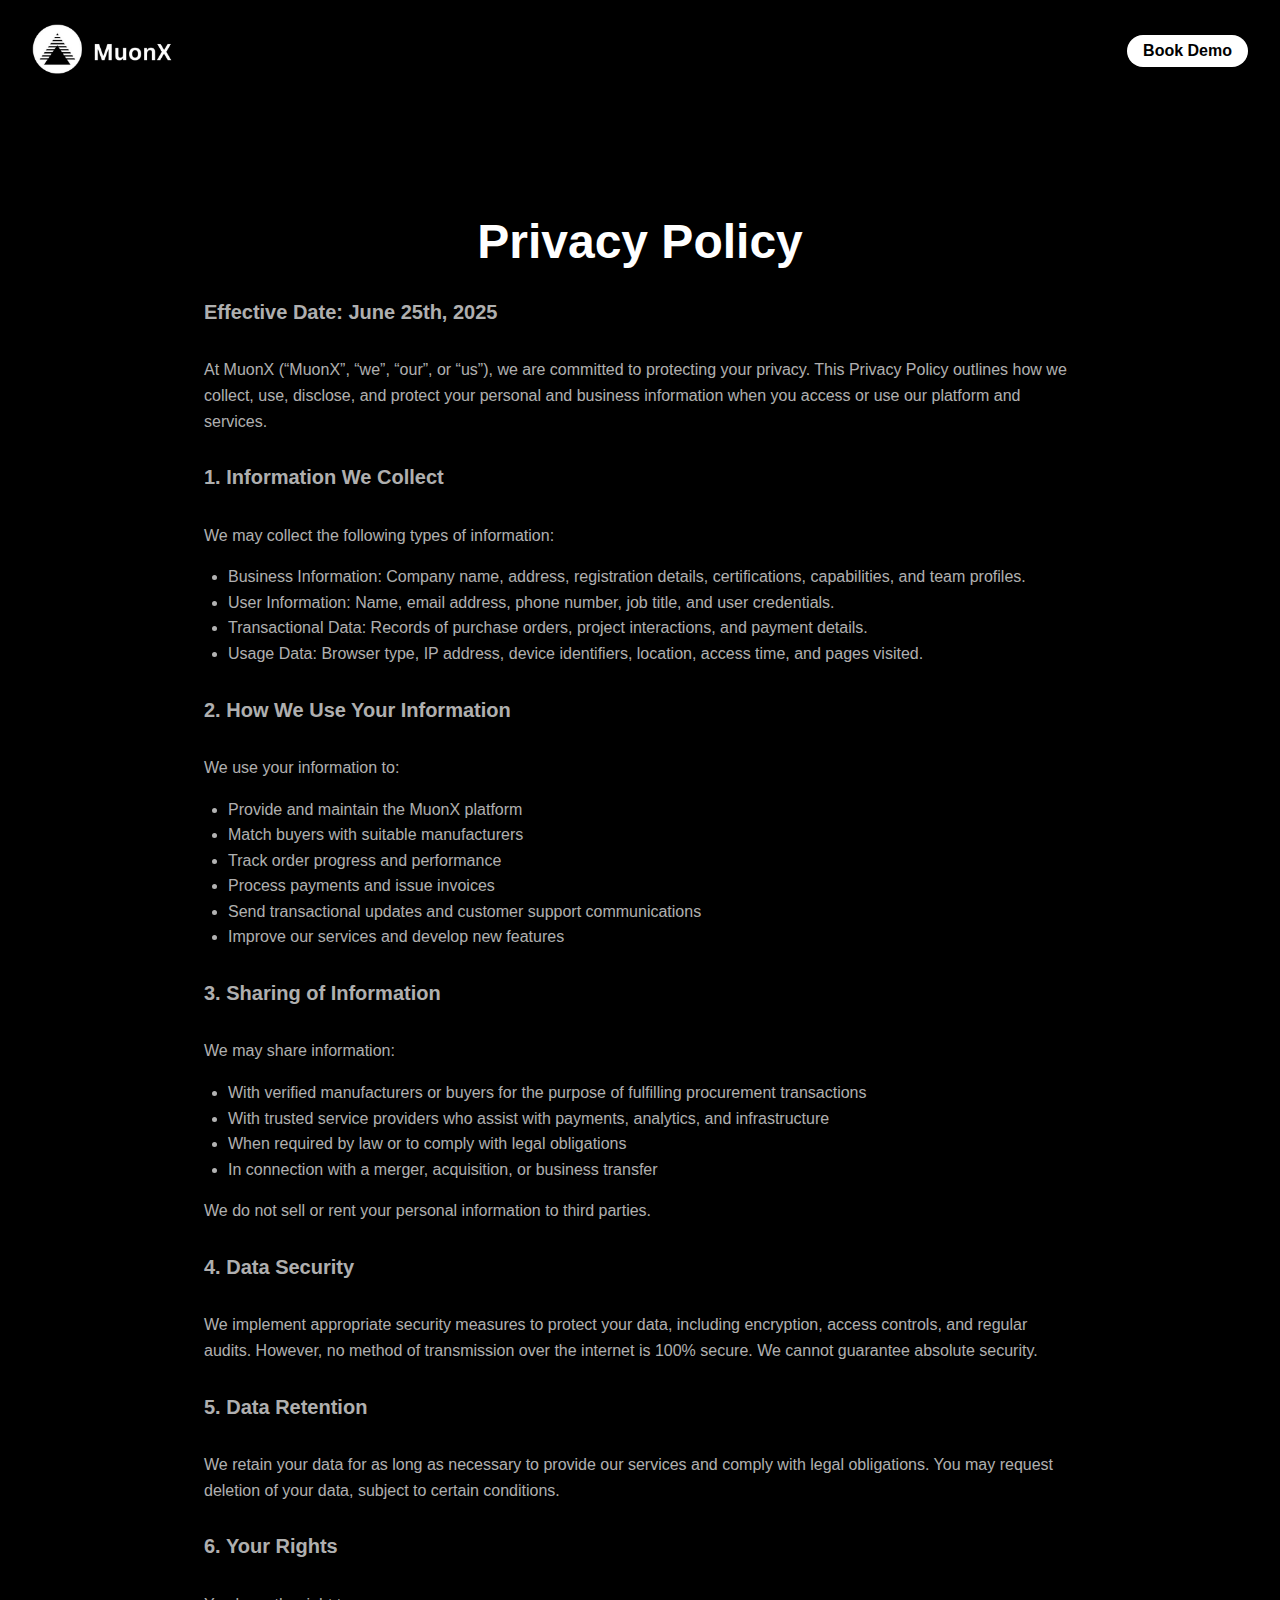
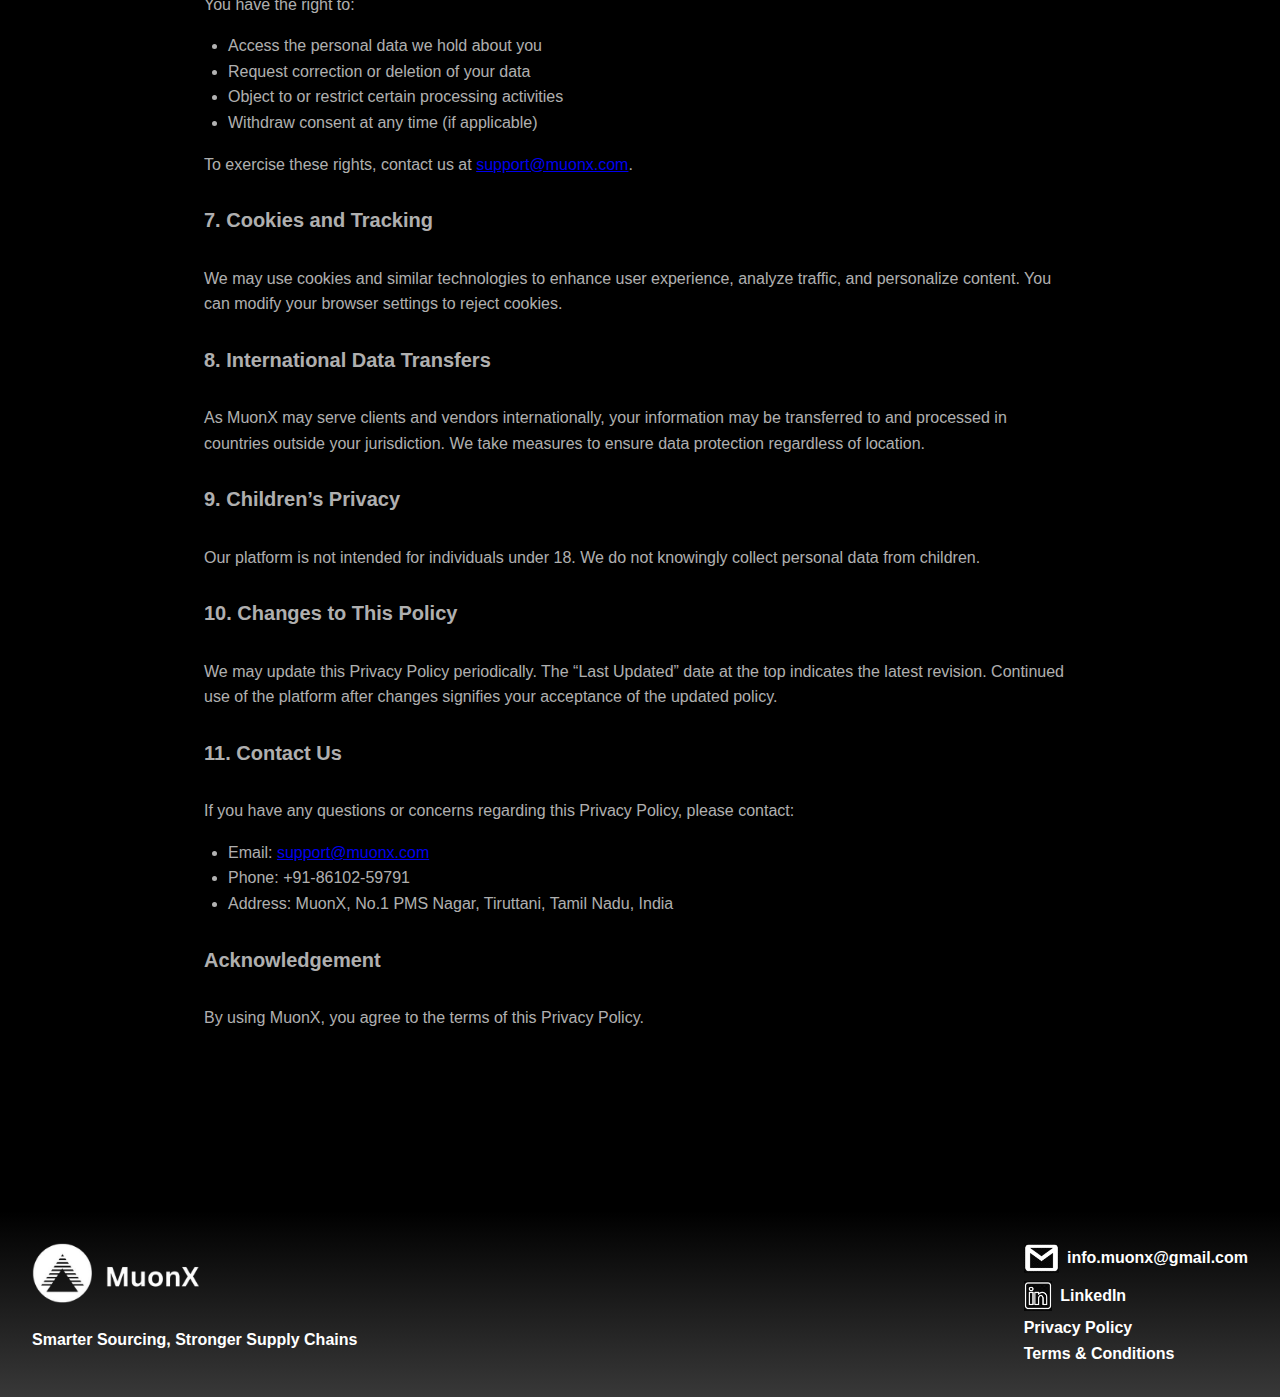
<file: privacy.html>
<!DOCTYPE html>
<html lang="en">
<head>
  <meta charset="UTF-8" />
  <title>Privacy Policy: MuonX</title>
  <link rel="stylesheet" href="privacy.css" />
  <link rel="icon" href="favicon.png" type="image/x-icon" />
</head>
<body>
  <nav id="navbar">
    <div class="logo">
      <a href="index.html">
      <img src="Logo.png" alt="MuonX Logo" height="50vh" />
      </a>
    </div>
    <div class="buttons">
      <a href="https://calendly.com/manavjha2504/30min?month=2025-06" id="nav-demo-button" target="_blank">
        Book Demo
      </a>
    </div>
  </nav>
  <main>
  <section id="privacy">
    <h3>Privacy Policy</h3>
    <h5>Effective Date: June 25th, 2025</h5>
    <p>At MuonX (“MuonX”, “we”, “our”, or “us”), we are committed to protecting your privacy. This Privacy Policy outlines how we collect, use, disclose, and protect your personal and business information when you access or use our platform and services.</p>

    <h5>1. Information We Collect</h5>
    <p>We may collect the following types of information:</p>
    <ul>
      <li>Business Information: Company name, address, registration details, certifications, capabilities, and team profiles.</li>
      <li>User Information: Name, email address, phone number, job title, and user credentials.</li>
      <li>Transactional Data: Records of purchase orders, project interactions, and payment details.</li>
      <li>Usage Data: Browser type, IP address, device identifiers, location, access time, and pages visited.</li>
    </ul>

    <h5>2. How We Use Your Information</h5>
    <p>We use your information to:</p>
    <ul>
      <li>Provide and maintain the MuonX platform</li>
      <li>Match buyers with suitable manufacturers</li>
      <li>Track order progress and performance</li>
      <li>Process payments and issue invoices</li>
      <li>Send transactional updates and customer support communications</li>
      <li>Improve our services and develop new features</li>
    </ul>

    <h5>3. Sharing of Information</h5>
    <p>We may share information:</p>
    <ul>
      <li>With verified manufacturers or buyers for the purpose of fulfilling procurement transactions</li>
      <li>With trusted service providers who assist with payments, analytics, and infrastructure</li>
      <li>When required by law or to comply with legal obligations</li>
      <li>In connection with a merger, acquisition, or business transfer</li>
    </ul>
    <p>We do not sell or rent your personal information to third parties.</p>

    <h5>4. Data Security</h5>
    <p>We implement appropriate security measures to protect your data, including encryption, access controls, and regular audits. However, no method of transmission over the internet is 100% secure. We cannot guarantee absolute security.</p>

    <h5>5. Data Retention</h5>
    <p>We retain your data for as long as necessary to provide our services and comply with legal obligations. You may request deletion of your data, subject to certain conditions.</p>

    <h5>6. Your Rights</h5>
    <p>You have the right to:</p>
    <ul>
      <li>Access the personal data we hold about you</li>
      <li>Request correction or deletion of your data</li>
      <li>Object to or restrict certain processing activities</li>
      <li>Withdraw consent at any time (if applicable)</li>
    </ul>
    <p>To exercise these rights, contact us at <a href="mailto:support@muonx.com">support@muonx.com</a>.</p>

    <h5>7. Cookies and Tracking</h5>
    <p>We may use cookies and similar technologies to enhance user experience, analyze traffic, and personalize content. You can modify your browser settings to reject cookies.</p>

    <h5>8. International Data Transfers</h5>
    <p>As MuonX may serve clients and vendors internationally, your information may be transferred to and processed in countries outside your jurisdiction. We take measures to ensure data protection regardless of location.</p>

    <h5>9. Children’s Privacy</h5>
    <p>Our platform is not intended for individuals under 18. We do not knowingly collect personal data from children.</p>

    <h5>10. Changes to This Policy</h5>
    <p>We may update this Privacy Policy periodically. The “Last Updated” date at the top indicates the latest revision. Continued use of the platform after changes signifies your acceptance of the updated policy.</p>

    <h5>11. Contact Us</h5>
    <p>If you have any questions or concerns regarding this Privacy Policy, please contact:</p>
    <ul>
      <li>Email: <a href="mailto:support@muonx.com">support@muonx.com</a></li>
      <li>Phone: +91-86102-59791</li>
      <li>Address: MuonX, No.1 PMS Nagar, Tiruttani, Tamil Nadu, India</li>
    </ul>

    <h5>Acknowledgement</h5>
    <p>By using MuonX, you agree to the terms of this Privacy Policy.</p>
  </section>
  </main>

  <footer>
    <div class="footer-container">
      <div class="footer-brand">
        <a href="index.html">
          <img src="Logo.png" alt="MuonX Logo" height="60" />
        </a>
        <p id="tagline">Smarter Sourcing, Stronger Supply Chains</p>
      </div>
      <div class="footer-links">
        <a href="mailto:info.muonx@gmail.com" id="mail">
          <img src="image(2).png" alt="Mail Icon" height="30" />
          <span>info.muonx@gmail.com</span>
        </a>
        <a href="https://linkedin.com/company/team-muonx" id="linkedin" target="_blank">
          <img src="image(1).png" alt="LinkedIn Icon" height="30" />
          <span>LinkedIn</span>
        </a>
        <a href="privacy.html">Privacy Policy</a>
        <a href="tnc.html">Terms & Conditions</a>
      </div>
    </div>
  </footer>
</body>
</html>
</file>
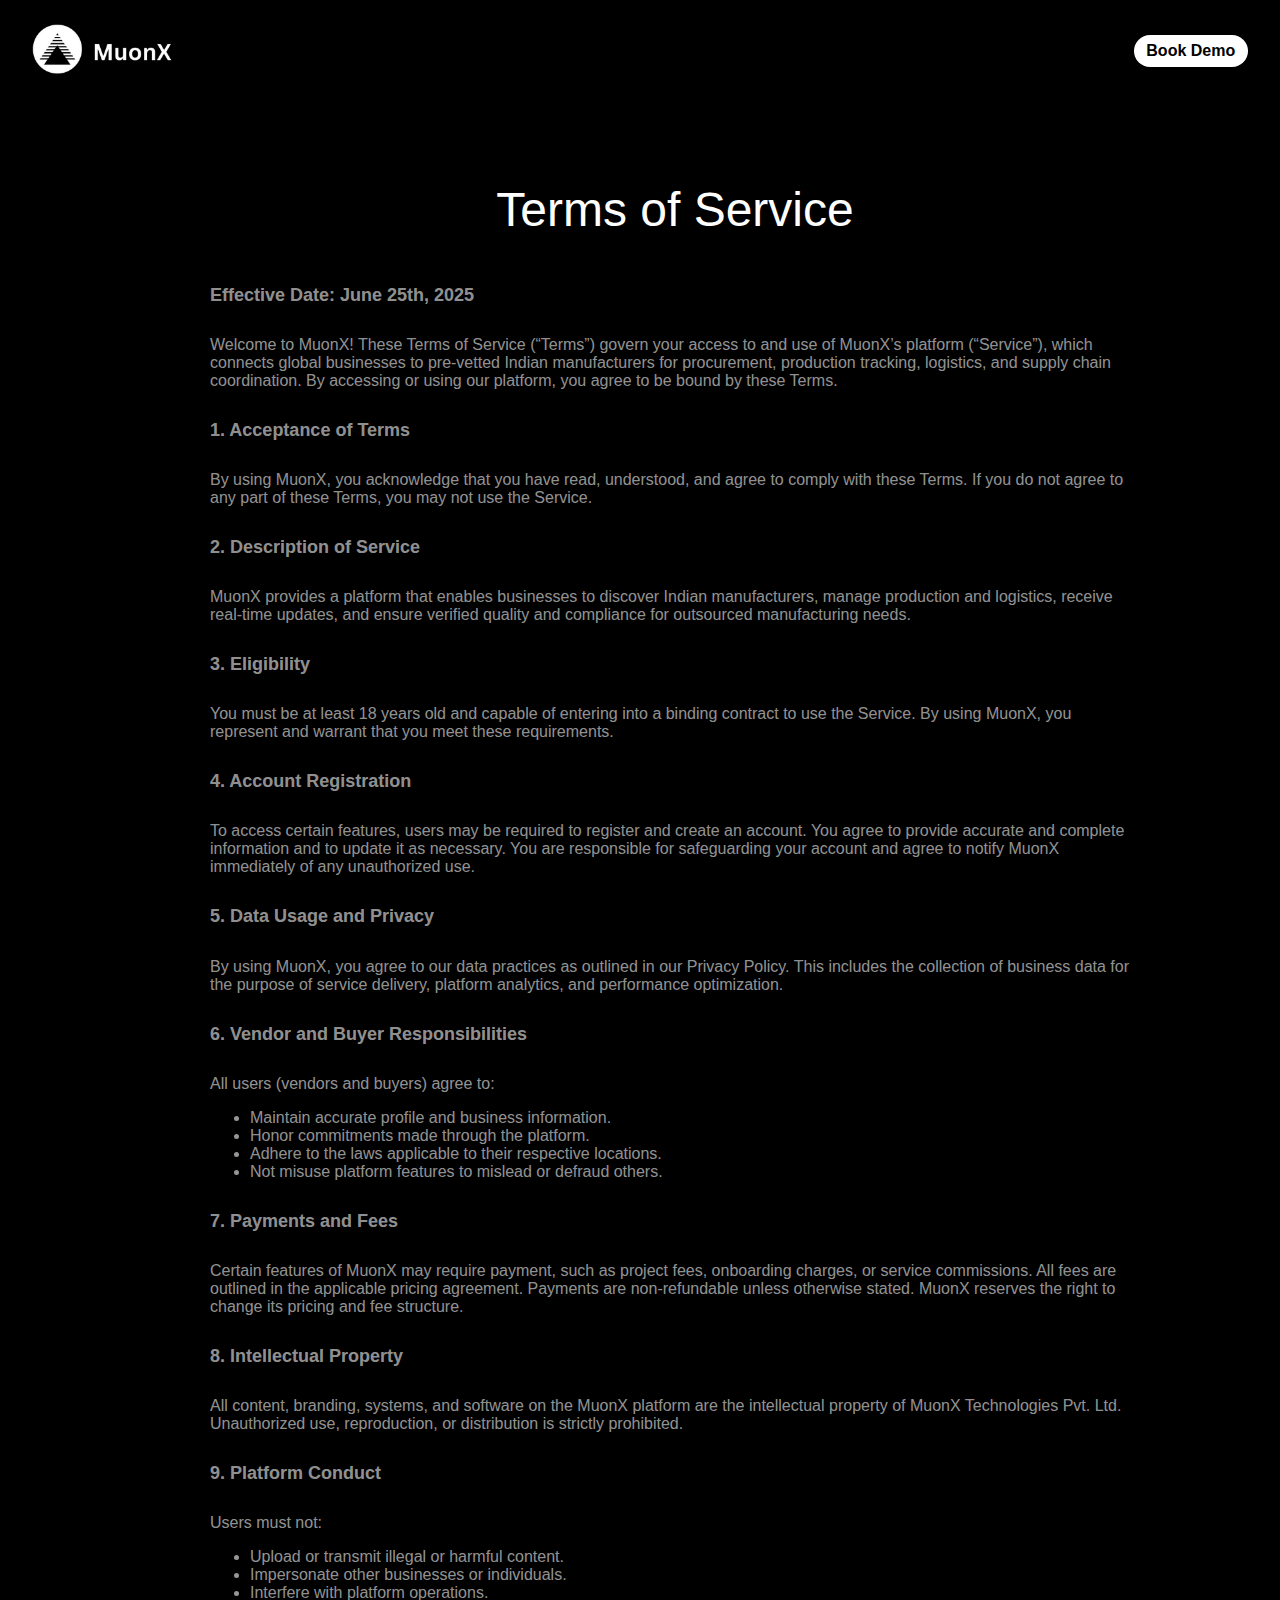
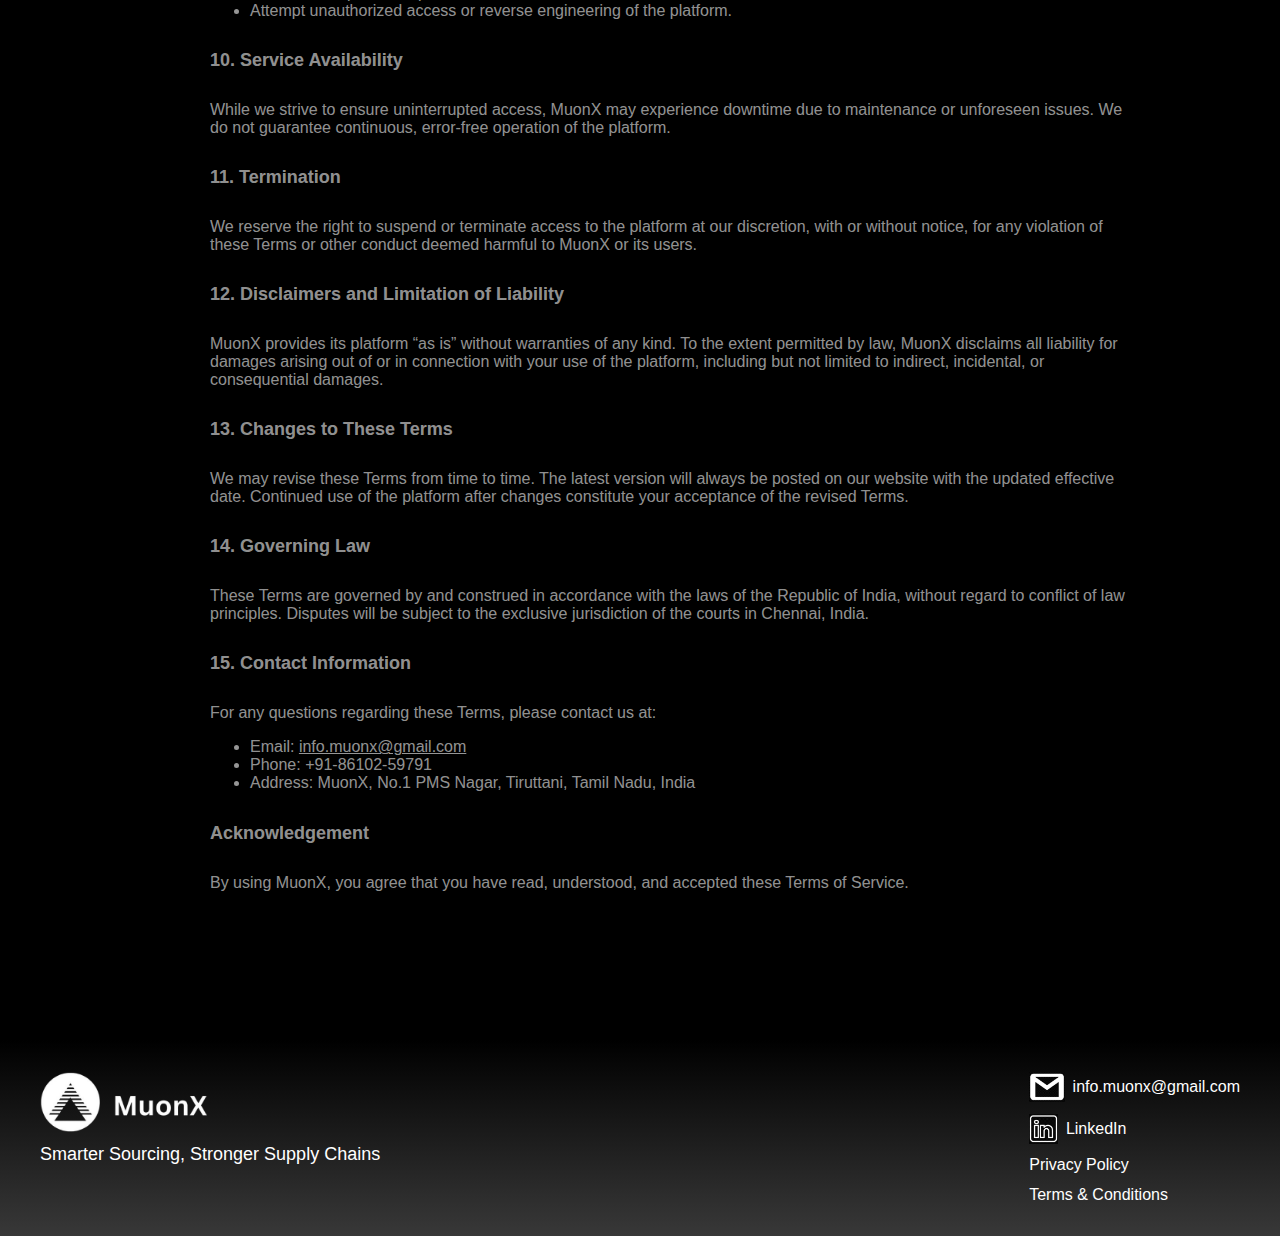
<file: tnc.html>
<!DOCTYPE html>
<html lang="en">
    <head>
        <meta charset="UTF-8" />
        <title>Terms & Conditions: MuonX</title>
        <link rel="stylesheet" href="tnc.css">
        <link rel="icon" href="favicon.png" type="image/x-icon" />
    </head>
    <body>
    <nav id="navbar">
      <div class="logo">
      <a href="index.html">
      <img src="Logo.png" alt="MuonX Logo" height="50vh" />
      </a>
      </div>
      <div class="buttons">
        <a href="https://calendly.com/manavjha2504/30min?month=2025-06" id="nav-demo-button" target="_blank">
          Book Demo
        </a>
      </div>
    </nav>
    <main>
    <section id="tnc">
        <h3>Terms of Service</h3>
        <h5>Effective Date: June 25th, 2025</h5>

        <p>Welcome to MuonX! These Terms of Service (“Terms”) govern your access to and use of MuonX’s platform (“Service”), which connects global businesses to pre-vetted Indian manufacturers for procurement, production tracking, logistics, and supply chain coordination. By accessing or using our platform, you agree to be bound by these Terms.</p>

        <h5>1. Acceptance of Terms</h5>
        <p>By using MuonX, you acknowledge that you have read, understood, and agree to comply with these Terms. If you do not agree to any part of these Terms, you may not use the Service.</p>

        <h5>2. Description of Service</h5>
        <p>MuonX provides a platform that enables businesses to discover Indian manufacturers, manage production and logistics, receive real-time updates, and ensure verified quality and compliance for outsourced manufacturing needs.</p>

        <h5>3. Eligibility</h5>
        <p>You must be at least 18 years old and capable of entering into a binding contract to use the Service. By using MuonX, you represent and warrant that you meet these requirements.</p>

        <h5>4. Account Registration</h5>
        <p>To access certain features, users may be required to register and create an account. You agree to provide accurate and complete information and to update it as necessary. You are responsible for safeguarding your account and agree to notify MuonX immediately of any unauthorized use.</p>

        <h5>5. Data Usage and Privacy</h5>
        <p>By using MuonX, you agree to our data practices as outlined in our Privacy Policy. This includes the collection of business data for the purpose of service delivery, platform analytics, and performance optimization.</p>

        <h5>6. Vendor and Buyer Responsibilities</h5>
        <p>All users (vendors and buyers) agree to:
            <ul>
            <li>Maintain accurate profile and business information.</li>
            <li>Honor commitments made through the platform.</li>
            <li>Adhere to the laws applicable to their respective locations.</li>
            <li>Not misuse platform features to mislead or defraud others.</li>
            </ul>
        </p>

        <h5>7. Payments and Fees</h5>
        <p>Certain features of MuonX may require payment, such as project fees, onboarding charges, or service commissions. All fees are outlined in the applicable pricing agreement. Payments are non-refundable unless otherwise stated. MuonX reserves the right to change its pricing and fee structure.</p>

        <h5>8. Intellectual Property</h5>
        <p>All content, branding, systems, and software on the MuonX platform are the intellectual property of MuonX Technologies Pvt. Ltd. Unauthorized use, reproduction, or distribution is strictly prohibited.</p>

        <h5>9. Platform Conduct</h5>
        <p>Users must not:
            <ul>
            <li>Upload or transmit illegal or harmful content.</li>
            <li>Impersonate other businesses or individuals.</li>
            <li>Interfere with platform operations.</li>
            <li>Attempt unauthorized access or reverse engineering of the platform.</li>
            </ul>
        </p>

        <h5>10. Service Availability</h5>
        <p>While we strive to ensure uninterrupted access, MuonX may experience downtime due to maintenance or unforeseen issues. We do not guarantee continuous, error-free operation of the platform.</p>

        <h5>11. Termination</h5>
        <p>We reserve the right to suspend or terminate access to the platform at our discretion, with or without notice, for any violation of these Terms or other conduct deemed harmful to MuonX or its users.</p>

        <h5>12. Disclaimers and Limitation of Liability</h5>
        <p>MuonX provides its platform “as is” without warranties of any kind. To the extent permitted by law, MuonX disclaims all liability for damages arising out of or in connection with your use of the platform, including but not limited to indirect, incidental, or consequential damages.</p>

        <h5>13. Changes to These Terms</h5>
        <p>We may revise these Terms from time to time. The latest version will always be posted on our website with the updated effective date. Continued use of the platform after changes constitute your acceptance of the revised Terms.</p>

        <h5>14. Governing Law</h5>
        <p>These Terms are governed by and construed in accordance with the laws of the Republic of India, without regard to conflict of law principles. Disputes will be subject to the exclusive jurisdiction of the courts in Chennai, India.</p>

        <h5>15. Contact Information</h5>
        <p>For any questions regarding these Terms, please contact us at:</p>
        <ul>
            <li>Email: <a href="mailto:info.muonx@gmail.com" style="color:#FFFFFF96">info.muonx@gmail.com</a></li>
            <li>Phone: +91-86102-59791</li>
            <li>Address: MuonX, No.1 PMS Nagar, Tiruttani, Tamil Nadu, India</li>
        </ul>

        <h5>Acknowledgement</h5>
        <p>By using MuonX, you agree that you have read, understood, and accepted these Terms of Service.</p>
    </section>
    </main>
    <footer>
      <div class="footer-container">
        <div class="footer-brand">
          <a href="index.html">
            <img src="Logo.png" alt="MuonX Logo" height="60" />
          </a>
          <p id="tagline">Smarter Sourcing, Stronger Supply Chains</p>
        </div>
        <div class="footer-links">
          <a href="mailto:info.muonx@gmail.com" id="mail">
            <img src="image(2).png" alt="Mail Icon" height="30" />
            <span>info.muonx@gmail.com</span>
          </a>
          <a href="https://linkedin.com/company/team-muonx" id="linkedin" target="_blank">
            <img src="image(1).png" alt="LinkedIn Icon" height="30" />
            <span>LinkedIn</span>
          </a>
          <a href="privacy.html">Privacy Policy</a>
          <a href="tnc.html">Terms & Conditions</a>
        </div>
      </div>
    </footer>
</body>
</html>
</file>
<file: privacy.css>
body {
  font-family: Inter, sans-serif;
  font-weight: bold;
  background-color: black;
  margin: 0;
  padding: 0;
  overflow-x: hidden;
  color: white;
}

nav {
  display: flex;
  justify-content: space-between;
  align-items: center;
  padding: 1.5rem 2rem;
  background-color: black;
  position: sticky;
  top: 0;
  z-index: 1000;
}

nav .logo img {
  height: 50px;
}

nav .buttons a {
  display: inline-block;
  padding: 0.5rem 1rem;
  margin-left: 1rem;
  border-radius: 16px;
  background-color: white;
  color: black;
  font-weight: 600;
  text-decoration: none;
  position: relative;
  overflow: hidden;
  transition: transform 0.2s ease;
  line-height: 1;
  vertical-align: middle;
}

nav .buttons a:hover {
  transform: scale(1.05);
}

nav .buttons a::before {
  content: '';
  position: absolute;
  top: 0;
  left: -75%;
  width: 50%;
  height: 100%;
  background: linear-gradient(
    120deg,
    rgba(0, 0, 0, 0.1) 0%,
    rgba(0, 0, 0, 0.5) 50%,
    rgba(0, 0, 0, 0.1) 100%
  );
  transform: skewX(-20deg);
  pointer-events: none;
}

nav .buttons a:hover::before {
  animation: shine 0.8s forwards;
}

@keyframes shine {
  0% {
    left: -75%;
  }
  100% {
    left: 125%;
  }
}

#privacy {
  padding: 2rem 4rem;
  font-weight: 400;
}

#privacy h3 {
  font-size: 48px;
  font-weight: 600;
  text-align: center;
  margin-bottom: 1rem;
}

#privacy h5 {
  font-size: 20px;
  color: #ffffffb3;
  margin-top: 2rem;
}

#privacy p, #privacy ul {
  font-size: 16px;
  line-height: 1.6;
  color: #ffffffb3;
}

#privacy ul {
  padding-left: 1.5rem;
}

footer {
  background: linear-gradient(black, #d9d9d942);
  padding: 2rem;
  margin-top: 100px;
  color: white;
}

.footer-container {
  display: flex;
  justify-content: space-between;
  flex-wrap: wrap;
  gap: 1.5rem;
}

.footer-brand {
  display: flex;
  flex-direction: column;
  gap: 0.5rem;
}

#tagline {
  font-size: 16px;
}

.footer-links {
  display: flex;
  flex-direction: column;
  gap: 0.5rem;
}

.footer-links a {
  display: flex;
  align-items: center;
  gap: 0.5rem;
  color: white;
  text-decoration: none;
}

.footer-links a:hover {
  opacity: 0.8;
}

main {
  max-width: 1000px;
  margin: auto;
  padding: 2rem;
}
</file>
<file: tnc.css>
body {
  font-family: Inter, sans-serif;
  font-weight: bold;
  background-color: black;
  margin: 0;
  padding: 0;
  overflow-x: hidden;
}

nav {
  display: flex;
  justify-content: space-between;
  align-items: center;
  padding: 1.5rem 2rem;
  background-color: black;
  position: sticky;
  top: 0;
  z-index: 1000;
}

nav .logo img {
  height: 50px;
}

nav .buttons a {
  display: inline-block;
  padding: 0.5rem 1rem;
  margin-left: 1rem;
  border-radius: 16px;
  background-color: white;
  color: black;
  font-weight: 600;
  text-decoration: none;
  position: relative;
  overflow: hidden;
  transition: transform 0.2s ease;
  line-height: 1;
  vertical-align: middle;
}

nav .buttons a:hover {
  transform: scale(1.05);
}

nav .buttons a::before {
  content: '';
  position: absolute;
  top: 0;
  left: -75%;
  width: 50%;
  height: 100%;
  background: linear-gradient(
    120deg,
    rgba(0, 0, 0, 0.1) 0%,
    rgba(0, 0, 0, 0.5) 50%,
    rgba(0, 0, 0, 0.1) 100%
  );
  transform: skewX(-20deg);
  pointer-events: none;
}

nav .buttons a:hover::before {
  animation: shine 0.8s forwards;
}

@keyframes shine {
  0% {
    left: -75%;
  }
  100% {
    left: 125%;
  }
}

#nav-demo-button {
  background-color: white;
  color: black;
  font-weight: 600;
  overflow: hidden;
  position: relative;
  display: inline-block;
  padding: 0.5rem 0.8rem;
  margin-left: 1rem;
  border-radius: 16px;
  text-decoration: none;
  vertical-align: middle;
  line-height: 1;
  transition: transform 0.2s ease;
}

#nav-demo-button:hover {
  transform: scale(1.05);
}

#nav-demo-button::before {
  content: '';
  position: absolute;
  top: 0;
  left: -75%;
  width: 50%;
  height: 100%;
  background: linear-gradient(
    120deg,
    rgba(0, 0, 0, 0.1) 0%,
    rgba(0, 0, 0, 0.5) 50%,
    rgba(0, 0, 0, 0.1) 100%
  );
  transform: skewX(-20deg);
  pointer-events: none;
}

#nav-demo-button:hover::before {
  animation: shine 0.8s forwards;
}

#tnc h3 {
  font-size: 48px;
  font-weight: 400;
  text-align: center;
  color: white;
}

#tnc {
  color: white;
  margin-left: 70px;
  font-size: 16px;
  font-weight: 500;
  color: #FFFFFF96;
}

#tnc h5 {
    color: #FFFFFF96;
    font-size: 18px;
    font-weight: 700;
}

footer {
  background: linear-gradient(black, #d9d9d942);
  padding: 2rem;
  margin-top: 100px;
  color: white;
  font-family: 'Inter', sans-serif;
  font-weight: 400;
}

.footer-container {
  max-width: 1200px;
  margin: auto;
  display: flex;
  justify-content: space-between;
  align-items: flex-start;
  flex-wrap: wrap;
}

.footer-brand {
  display: flex;
  flex-direction: column;
  gap: 0.5rem;
}

.footer-brand img {
  margin-left: 0;
}

.footer-brand #tagline {
  font-size: 18px;
  font-weight: 500;
  margin: 0;
}

.footer-links {
  display: flex;
  flex-direction: column;
  gap: 0.75rem;
}

.footer-links a {
  display: flex;
  align-items: center;
  gap: 0.5rem;
  color: white;
  text-decoration: none;
  font-size: 16px;
  transition: opacity 0.2s ease;
}

.footer-links a:hover {
  opacity: 0.75;
}

.footer-links img {
  margin: 0;
}

main {
  max-width: 1000px;
  margin: auto;
  padding: 2rem;
}
</file>
